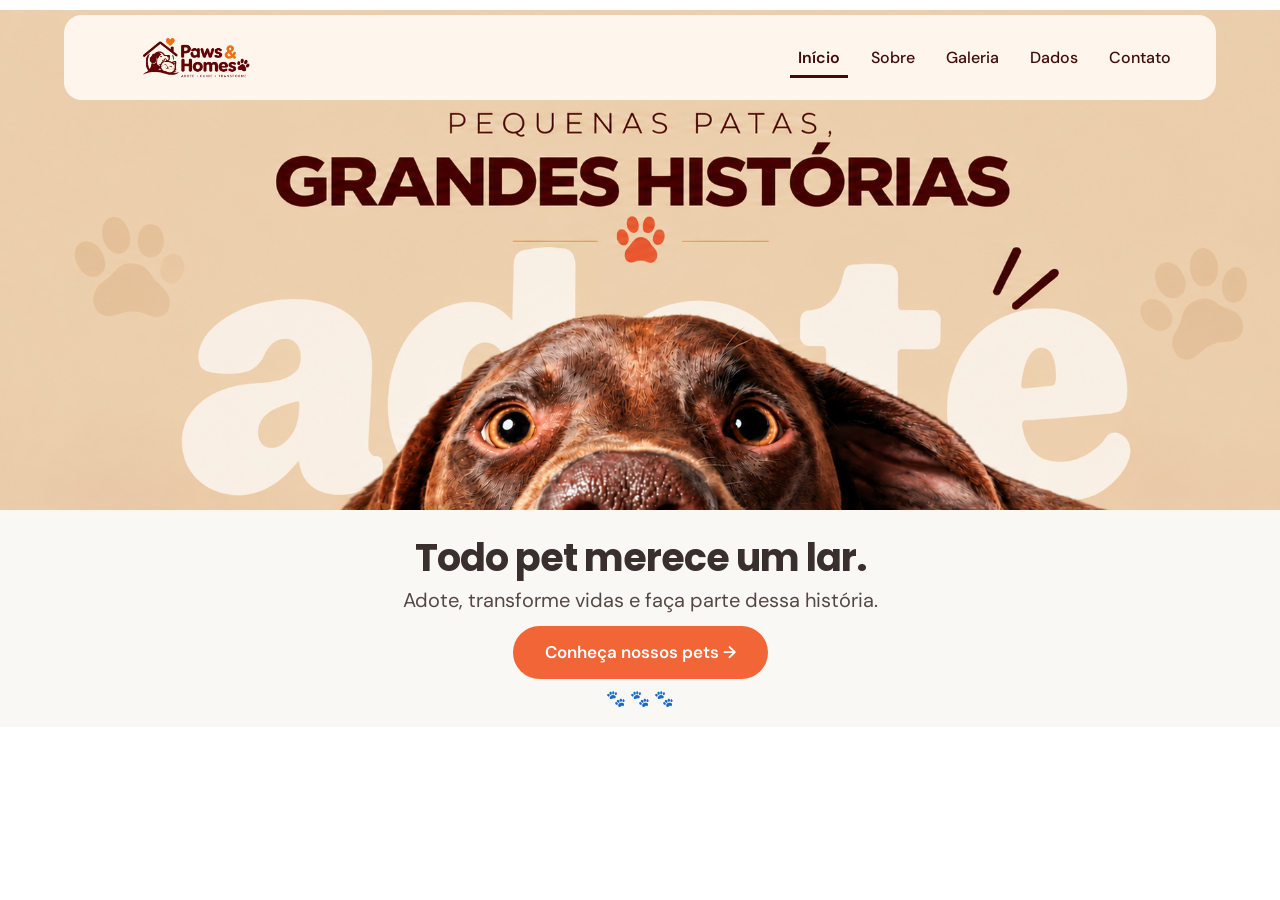
<file: index.html>
<!DOCTYPE html>
<html lang="pt-BR">

<head>
    <meta charset="UTF-8">
    <meta name="viewport"
          content="width=device-width, initial-scale=1.0">

    <title>Paws & Homes | Início</title>

    <!-- BOOTSTRAP 5 -->
    <link
        href="https://cdn.jsdelivr.net/npm/bootstrap@5.3.8/dist/css/bootstrap.min.css"
        rel="stylesheet">

    <!-- GOOGLE FONTS -->
    <link rel="preconnect"
          href="https://fonts.googleapis.com">

    <link rel="preconnect"
          href="https://fonts.gstatic.com"
          crossorigin>

    <link
        href="https://fonts.googleapis.com/css2?family=DM+Sans:wght@400;500;600&family=Poppins:wght@500;600;700;800&display=swap"
        rel="stylesheet">

    <!-- CSS DO PROJETO -->
    <link rel="stylesheet" href="css/style.css">

</head>

<body class="pagina-inicio">

    <!-- MENU DE NAVEGAÇÃO -->
    <header>

        <nav class="navbar navbar-expand-lg navbar-paws"
             aria-label="Navegação principal">

            <div class="container-fluid">

                <!-- LOGO -->
                <a href="index.html" class="navbar-brand">

                    <img
                        src="image/Logo-Paws-&-Homes.png"
                        alt="Paws & Homes"
                        class="logo-paws">

                </a>

                <!-- MENU MOBILE -->
                <button
                    class="navbar-toggler"
                    type="button"
                    data-bs-toggle="collapse"
                    data-bs-target="#menuPaws"
                    aria-controls="menuPaws"
                    aria-expanded="false"
                    aria-label="Abrir menu">

                    <span class="navbar-toggler-icon"></span>

                </button>

                <!-- LINKS -->
                <div
                    class="collapse navbar-collapse justify-content-end"
                    id="menuPaws">

                    <ul class="navbar-nav">

                        <li class="nav-item">
                            <a href="index.html"
                               class="nav-link active"
                               aria-current="page">
                                Início
                            </a>
                        </li>

                        <li class="nav-item">
                            <a href="sobre.html"
                               class="nav-link">
                                Sobre
                            </a>
                        </li>

                        <li class="nav-item">
                            <a href="galeria.html"
                               class="nav-link">
                                Galeria
                            </a>
                        </li>

                        <li class="nav-item">
                            <a href="dados.html"
                               class="nav-link">
                                Dados
                            </a>
                        </li>

                        <li class="nav-item">
                            <a href="contato.html"
                               class="nav-link">
                                Contato
                            </a>
                        </li>

                    </ul>

                </div>

            </div>

        </nav>

    </header>

    <!-- CONTEÚDO PRINCIPAL -->
    <main>

        <!-- BANNER -->
        <section class="container-fluid p-0">

            <img
                src="image/banner-me-adota-ajustado01.png"
                alt="Campanha de adoção Paws & Homes: pequenas patas, grandes histórias"
                class="banner-principal">

        </section>

        <!-- APRESENTAÇÃO -->
        <section class="apresentacao">

            <h1>Todo pet merece um lar.</h1>

            <p>
                Adote, transforme vidas e faça
                parte dessa história.
            </p>

            <a href="galeria.html" class="btn-adocao">
                Conheça nossos pets →
            </a>

            <div class="patinhas" aria-hidden="true">
                🐾 🐾 🐾
            </div>

        </section>

    </main>

    <!-- BOOTSTRAP JAVASCRIPT -->
    <script
        src="https://cdn.jsdelivr.net/npm/bootstrap@5.3.8/dist/js/bootstrap.bundle.min.js">
    </script>

</body>
</html>
</file>
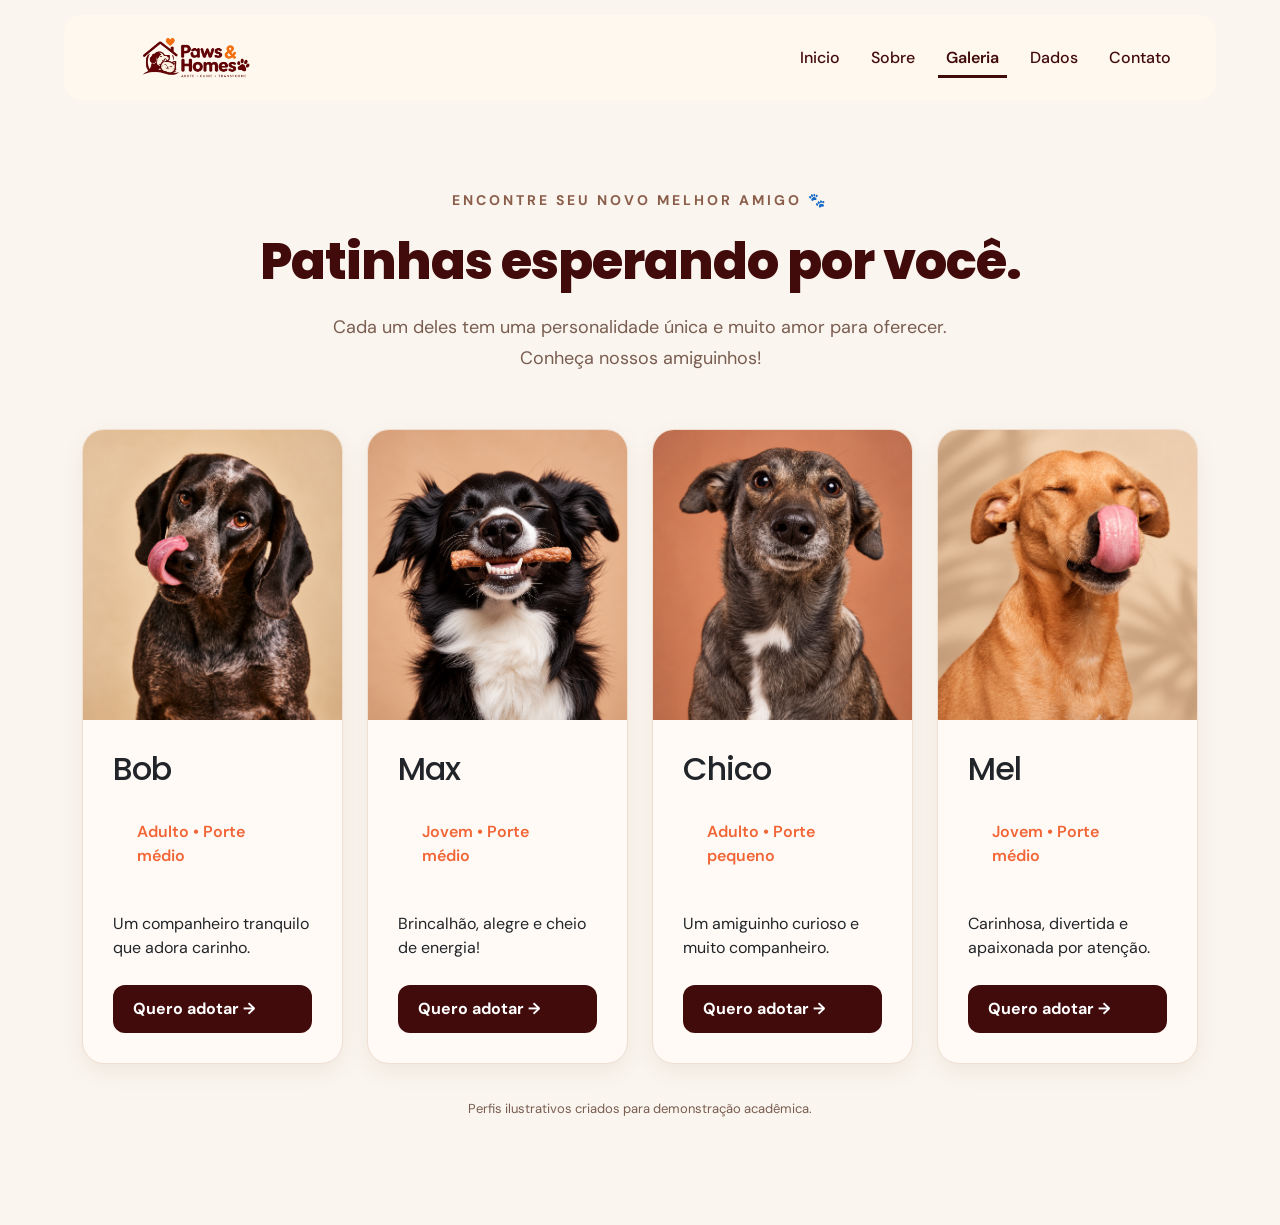
<file: caes.html>
<!DOCTYPE html>
<html lang="pt-BR">
<head>
    <meta charset="UTF-8">
    <meta name="viewport" content="width=device-width, initial-scale=1.0">

    <title>Galeria dos cachorrinhos| Paws & Homes</title>

    <!-- Bootstrap 5 -->
    <link href="https://cdn.jsdelivr.net/npm/bootstrap@5.3.8/dist/css/bootstrap.min.css" rel="stylesheet">
    <!-- Conexão com o CSS -->
    <link rel="stylesheet" href="css/style.css">
    <!-- Google fonts -->
    <link rel="preconnect" href="https://fonts.googleapis.com">
    <link rel="preconnect" href="https://fonts.gstatic.com" crossorigin>
    <link href="https://fonts.googleapis.com/css2?family=DM+Sans:wght@400;500;600&family=Poppins:wght@500;600;700&display=swap" rel="stylesheet">
</head>

<body class="pagina-galeria">

    <!-- MENU DE NAVEGAÇÃO -->
    <nav class="navbar navbar-expand-lg navbar-paws">
        <div class="container-fluid">

            <a href="index.html" class="navbar-brand">
                <img src="image/Logo-Paws-&-Homes.png" alt="Paws & Homes" class="logo-paws">
            </a>

            <button class="navbar-toggler" type="button"
                data-bs-toggle="collapse"
                data-bs-target="#menuPaws"
                aria-controls="menuPaws"
                aria-expanded="false"
                aria-label="Abrir menu">
                <span class="navbar-toggler-icon"></span>
            </button>

            <div class="collapse navbar-collapse justify-content-end" id="menuPaws">
                <ul class="navbar-nav">
                    <li class="nav-item">
                        <a class="nav-link" href="index.html">Inicio</a>
                    </li>
                    <li class="nav-item">
                        <a class="nav-link" href="sobre.html">Sobre</a>
                    </li>
                    <li class="nav-item">
                        <a href="galeria.html" class="nav-link active" aria-current="page">Galeria</a>
                    </li>
                    <li class="nav-item">
                        <a class="nav-link" href="dados.html">Dados</a>
                    </li>
                    <li class="nav-item">
                        <a class="nav-link" href="contato.html">Contato</a>
                    </li>
                </ul>
            </div>

        </div>
    </nav>

    <!-- CONTEÚDO PRINCIPAL -->
    <main>
        
<main>

    <section class="pets-intro container text-center">
        <p class="pets-etiqueta">ENCONTRE SEU NOVO MELHOR AMIGO 🐾</p>

        <h1>Patinhas esperando por você.</h1>

        <p class="pets-descricao">
            Cada um deles tem uma personalidade única
            e muito amor para oferecer.
            Conheça nossos amiguinhos!
        </p>
    </section>

    <section class="pets-disponiveis container">
        <div class="row g-4">

            <!-- CACHORRINHO 1 -->
            <div class="col-12 col-md-6 col-lg-3">
                <article class="pet-adocao">
                    <img src="image/cachorro-adoação-01.png" alt="Cachorrinho escuro">

                   <div class="card-adocao-conteudo">
                    <h2>Bob</h2>
                    <p class="pet-info">Adulto • Porte médio</p>
                    <p class="pet-descricao">
                        Um companheiro tranquilo que adora carinho.
                    </p>

                        <a href="contato.html" class="btn-adotar">
                            Quero adotar →
                        </a>
                    </div>
                </article>
            </div>

            <!-- CACHORRINHO 2 -->
            <div class="col-12 col-md-6 col-lg-3">
                <article class="pet-adocao">
                    <img src="image/cachorro-adoação-02.png" alt="Cachorrinho preto e branco">

                    <div class="card-adocao-conteudo">
                    <h2>Max</h2>
                    <p class="pet-info">Jovem • Porte médio</p>
                    <p class="pet-descricao">
                        Brincalhão, alegre e cheio de energia!
                    </p>

                        <a href="contato.html" class="btn-adotar">
                            Quero adotar →
                        </a>
                    </div>
                </article>
            </div>

            <!-- CACHORRINHO 3 -->
            <div class="col-12 col-md-6 col-lg-3">
                <article class="pet-adocao">
                    <img src="image/cachorro-adoação-03.png" alt="Cachorrinho cinza">

                    <div class="card-adocao-conteudo">
                    <h2>Chico</h2>
                    <p class="pet-info">Adulto • Porte pequeno</p>
                    <p class="pet-descricao">
                        Um amiguinho curioso e muito companheiro.
                    </p>

                        <a href="contato.html" class="btn-adotar">
                            Quero adotar →
                        </a>
                    </div>
                </article>
            </div>


            <!-- CACHORRINHO 4 -->
            <div class="col-12 col-md-6 col-lg-3">
                <article class="pet-adocao">
                    <img src="image/cachorro-adoação-04.png" alt="Cachorrinho caramelo">

                    <div class="card-adocao-conteudo">
                    <h2>Mel</h2>
                    <p class="pet-info">Jovem • Porte médio</p>
                    <p class="pet-descricao">
                        Carinhosa, divertida e apaixonada por atenção.
                    </p>

                        <a href="contato.html" class="btn-adotar">
                            Quero adotar →
                        </a>
                    </div>
                </article>
            </div>

        </div>

        <p class="aviso-demonstracao text-center">
            Perfis ilustrativos criados para demonstração acadêmica.
        </p>
    </section>

</main>

    </main>

    <!-- Bootstrap JS -->
    <script src="https://cdn.jsdelivr.net/npm/bootstrap@5.3.8/dist/js/bootstrap.bundle.min.js"></script>

</body>
</html>
</file>
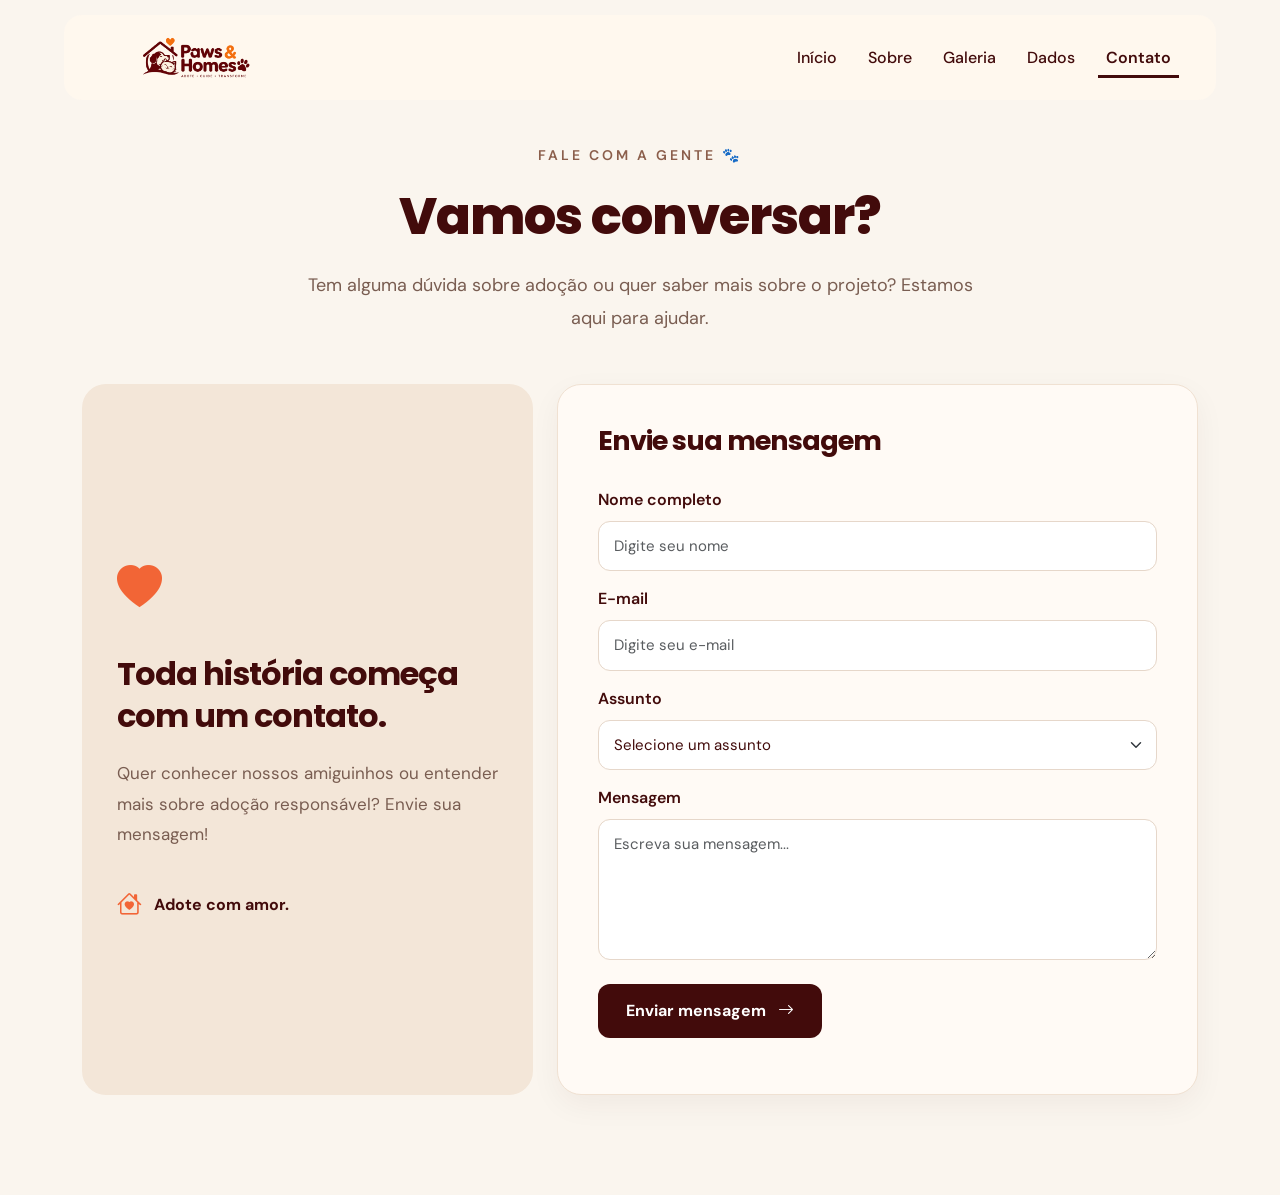
<file: contato.html>
<!DOCTYPE html>
<html lang="pt-BR">

<head>
    <meta charset="UTF-8">
    <meta name="viewport" content="width=device-width, initial-scale=1.0">

    <title>Contato | Paws & Homes</title>

    <!-- Bootstrap 5 -->
    <link href="https://cdn.jsdelivr.net/npm/bootstrap@5.3.8/dist/css/bootstrap.min.css" rel="stylesheet">

    <!-- Fontes -->
    <link href="https://fonts.googleapis.com/css2?family=DM+Sans:wght@400;500;600;700&family=Poppins:wght@500;600;700;800&display=swap" rel="stylesheet">

    <!-- Ícones -->
    <link href="https://cdn.jsdelivr.net/npm/bootstrap-icons@1.13.1/font/bootstrap-icons.min.css" rel="stylesheet">

    <!-- CSS -->
    <link rel="stylesheet" href="css/style.css">
</head>

<body class="pagina-contato">

    <!-- MENU -->
    <nav class="navbar navbar-expand-lg navbar-paws">
        <div class="container-fluid">

            <a href="index.html" class="navbar-brand">
                <img src="image/Logo-Paws-&-Homes.png"
                     alt="Paws & Homes"
                     class="logo-paws">
            </a>

            <button class="navbar-toggler"
                    type="button"
                    data-bs-toggle="collapse"
                    data-bs-target="#menuPaws"
                    aria-controls="menuPaws"
                    aria-expanded="false"
                    aria-label="Abrir menu">

                <span class="navbar-toggler-icon"></span>
            </button>

            <div class="collapse navbar-collapse justify-content-end"
                 id="menuPaws">

                <ul class="navbar-nav">

                    <li class="nav-item">
                        <a href="index.html" class="nav-link">Início</a>
                    </li>

                    <li class="nav-item">
                        <a href="sobre.html" class="nav-link">Sobre</a>
                    </li>

                    <li class="nav-item">
                        <a href="galeria.html" class="nav-link">Galeria</a>
                    </li>

                    <li class="nav-item">
                        <a href="dados.html" class="nav-link">Dados</a>
                    </li>

                    <li class="nav-item">
                        <a href="contato.html"
                           class="nav-link active"
                           aria-current="page">Contato</a>
                    </li>

                </ul>
            </div>
        </div>
    </nav>

    <main>

        <!-- INTRODUÇÃO -->
        <section class="contato-intro">
            <p class="contato-etiqueta">FALE COM A GENTE 🐾</p>

            <h1>Vamos conversar?</h1>

            <p class="contato-descricao">
                Tem alguma dúvida sobre adoção ou quer
                saber mais sobre o projeto?
                Estamos aqui para ajudar.
            </p>
        </section>

        <!-- CONTEÚDO -->
        <section class="container contato-conteudo">
            <div class="row g-4 align-items-stretch">

                <!-- LADO ESQUERDO -->
                <div class="col-12 col-lg-5">

                    <div class="contato-informacoes">

                        <i class="bi bi-heart-fill contato-coracao"></i>

                        <h2>
                            Toda história começa
                            com um contato.
                        </h2>

                        <p>
                            Quer conhecer nossos amiguinhos
                            ou entender mais sobre adoção
                            responsável? Envie sua mensagem!
                        </p>

                        <div class="contato-destaque">
                            <i class="bi bi-house-heart"></i>
                            <span>Adote com amor.</span>
                        </div>

                    </div>
                </div>

                <!-- FORMULÁRIO -->
                <div class="col-12 col-lg-7">

                    <div class="contato-formulario">

                        <h2>Envie sua mensagem</h2>

                        <form id="formContato">

                            <div class="mb-3">
                                <label for="nome" class="form-label">
                                    Nome completo
                                </label>

                                <input type="text"
                                       class="form-control"
                                       id="nome"
                                       name="nome"
                                       placeholder="Digite seu nome"
                                       autocomplete="name"
                                       required>
                            </div>

                            <div class="mb-3">
                                <label for="email" class="form-label">
                                    E-mail
                                </label>

                                <input type="email"
                                       class="form-control"
                                       id="email"
                                       name="email"
                                       placeholder="Digite seu e-mail"
                                       autocomplete="email"
                                       required>
                            </div>

                            <div class="mb-3">
                                <label for="assunto" class="form-label">
                                    Assunto
                                </label>

                                <select class="form-select"
                                        id="assunto"
                                        name="assunto"
                                        required>

                                    <option value="" selected disabled>
                                        Selecione um assunto
                                    </option>

                                    <option value="Adocao">
                                        Quero adotar
                                    </option>

                                    <option value="Duvidas">
                                        Dúvidas sobre adoção
                                    </option>

                                    <option value="Projeto">
                                        Sobre o projeto
                                    </option>

                                    <option value="Outros">
                                        Outros assuntos
                                    </option>

                                </select>
                            </div>

                            <div class="mb-4">
                                <label for="mensagem" class="form-label">
                                    Mensagem
                                </label>

                                <textarea class="form-control"
                                          id="mensagem"
                                          name="mensagem"
                                          rows="5"
                                          placeholder="Escreva sua mensagem..."
                                          required></textarea>
                            </div>

                            <button type="submit" class="btn-enviar">
                                Enviar mensagem
                                <i class="bi bi-arrow-right"></i>
                            </button>

                            <p id="avisoContato"
                               class="contato-aviso mt-3"
                               role="status"
                               aria-live="polite"></p>

                        </form>
                    </div>
                </div>

            </div>
        </section>

    </main>

    <!-- Bootstrap JS -->
    <script src="https://cdn.jsdelivr.net/npm/bootstrap@5.3.8/dist/js/bootstrap.bundle.min.js"></script>

    <script>
        const formulario = document.getElementById('formContato');
        const aviso = document.getElementById('avisoContato');

        formulario.addEventListener('submit', function(evento) {
            evento.preventDefault();

            if (!formulario.checkValidity()) {
                formulario.reportValidity();
                return;
            }

            aviso.textContent =
                'Formulário validado! Esta é uma demonstração. ' +
                'O envio de mensagens ainda não está configurado.';
        });
    </script>

</body>
</html>
</file>
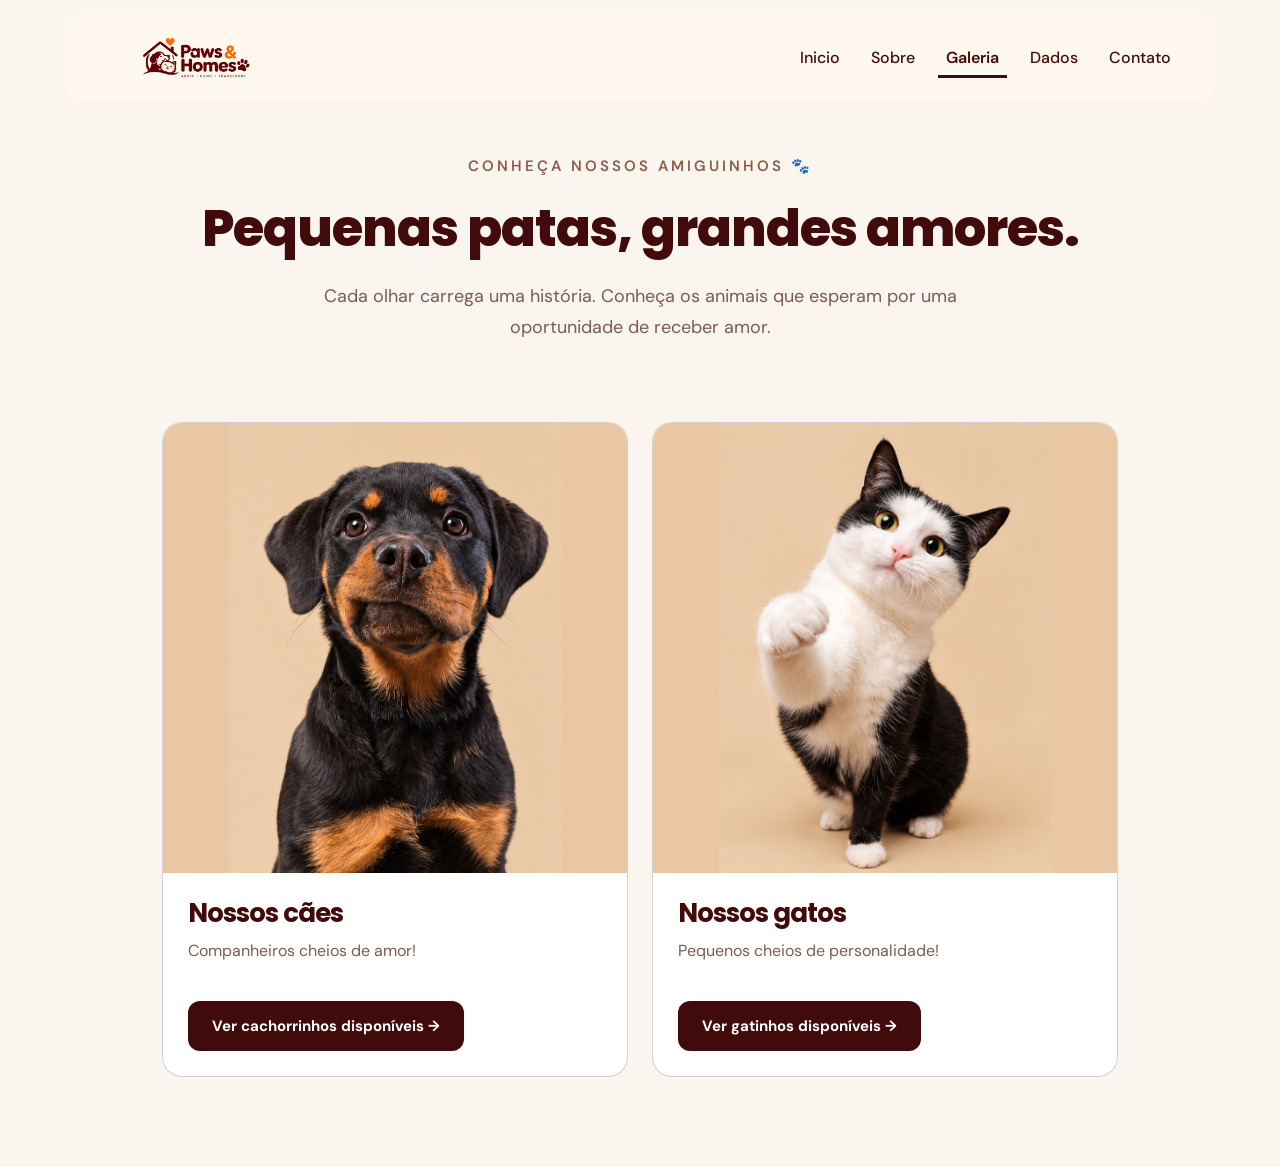
<file: galeria.html>
<!DOCTYPE html>
<html lang="pt-BR">
<head>
    <meta charset="UTF-8">
    <meta name="viewport" content="width=device-width, initial-scale=1.0">

    <title>Galeria | Paws & Homes</title>

    <!-- Bootstrap 5 -->
    <link href="https://cdn.jsdelivr.net/npm/bootstrap@5.3.8/dist/css/bootstrap.min.css" rel="stylesheet">
    <!-- Conexão com o CSS -->
    <link rel="stylesheet" href="css/style.css">
    <!-- Google fonts -->
    <link rel="preconnect" href="https://fonts.googleapis.com">
    <link rel="preconnect" href="https://fonts.gstatic.com" crossorigin>
    <link href="https://fonts.googleapis.com/css2?family=DM+Sans:wght@400;500;600&family=Poppins:wght@500;600;700&display=swap" rel="stylesheet">
</head>

<body class="pagina-galeria">

    <!-- MENU DE NAVEGAÇÃO -->
    <nav class="navbar navbar-expand-lg navbar-paws">
        <div class="container-fluid">

            <a href="index.html" class="navbar-brand">
                <img src="image/Logo-Paws-&-Homes.png" alt="Paws & Homes" class="logo-paws">
            </a>

            <button class="navbar-toggler" type="button"
                data-bs-toggle="collapse"
                data-bs-target="#menuPaws"
                aria-controls="menuPaws"
                aria-expanded="false"
                aria-label="Abrir menu">
                <span class="navbar-toggler-icon"></span>
            </button>

            <div class="collapse navbar-collapse justify-content-end" id="menuPaws">
                <ul class="navbar-nav">
                    <li class="nav-item">
                        <a class="nav-link" href="index.html">Inicio</a>
                    </li>
                    <li class="nav-item">
                        <a class="nav-link" href="sobre.html">Sobre</a>
                    </li>
                    <li class="nav-item">
                        <a href="galeria.html" class="nav-link active" aria-current="page">Galeria</a>
                    </li>
                    <li class="nav-item">
                        <a class="nav-link" href="dados.html">Dados</a>
                    </li>
                    <li class="nav-item">
                        <a class="nav-link" href="contato.html">Contato</a>
                    </li>
                </ul>
            </div>

        </div>
    </nav>

    <!-- CONTEÚDO PRINCIPAL -->
    <main>
        <section class="galeria-intro container text-center">

    <p class="galeria-etiqueta">
        CONHEÇA NOSSOS AMIGUINHOS 🐾
    </p>

    <h1>Pequenas patas, grandes amores.</h1>

    <p class="galeria-descricao">
        Cada olhar carrega uma história.
        Conheça os animais que esperam
        por uma oportunidade de receber amor.
    </p>

</section>

<section class="galeria-pets container">
    
    <div class="row justify-content-center g-4">

    <!-- CARD DOS CÃES -->
    <div class="col-md-5">
        <div class="card card-pet">
            <img src="image/cachorro-galeria.png"
                 class="card-img-top"
                 alt="Cachorro">

            <div class="card-body">
                <h2>Nossos cães</h2>
                <p>Companheiros cheios de amor!</p>

                <a href="caes.html" class="btn-ver-pets">
                    Ver cachorrinhos disponíveis →
                </a>
            </div>
        </div>
    </div>

    <!-- CARD DOS GATOS -->
    <div class="col-md-5">
        <div class="card card-pet">
            <img src="image/gato-galeria.png"
                 class="card-img-top"
                 alt="Gato">

            <div class="card-body">
                <h2>Nossos gatos</h2>
                <p>Pequenos cheios de personalidade!</p>

                <a href="gatos.html" class="btn-ver-pets">
                    Ver gatinhos disponíveis →
                </a>
            </div>
        </div>
    </div>

</div>

</section>
    </main>

    <!-- Bootstrap JS -->
    <script src="https://cdn.jsdelivr.net/npm/bootstrap@5.3.8/dist/js/bootstrap.bundle.min.js"></script>

</body>
</html>
</file>
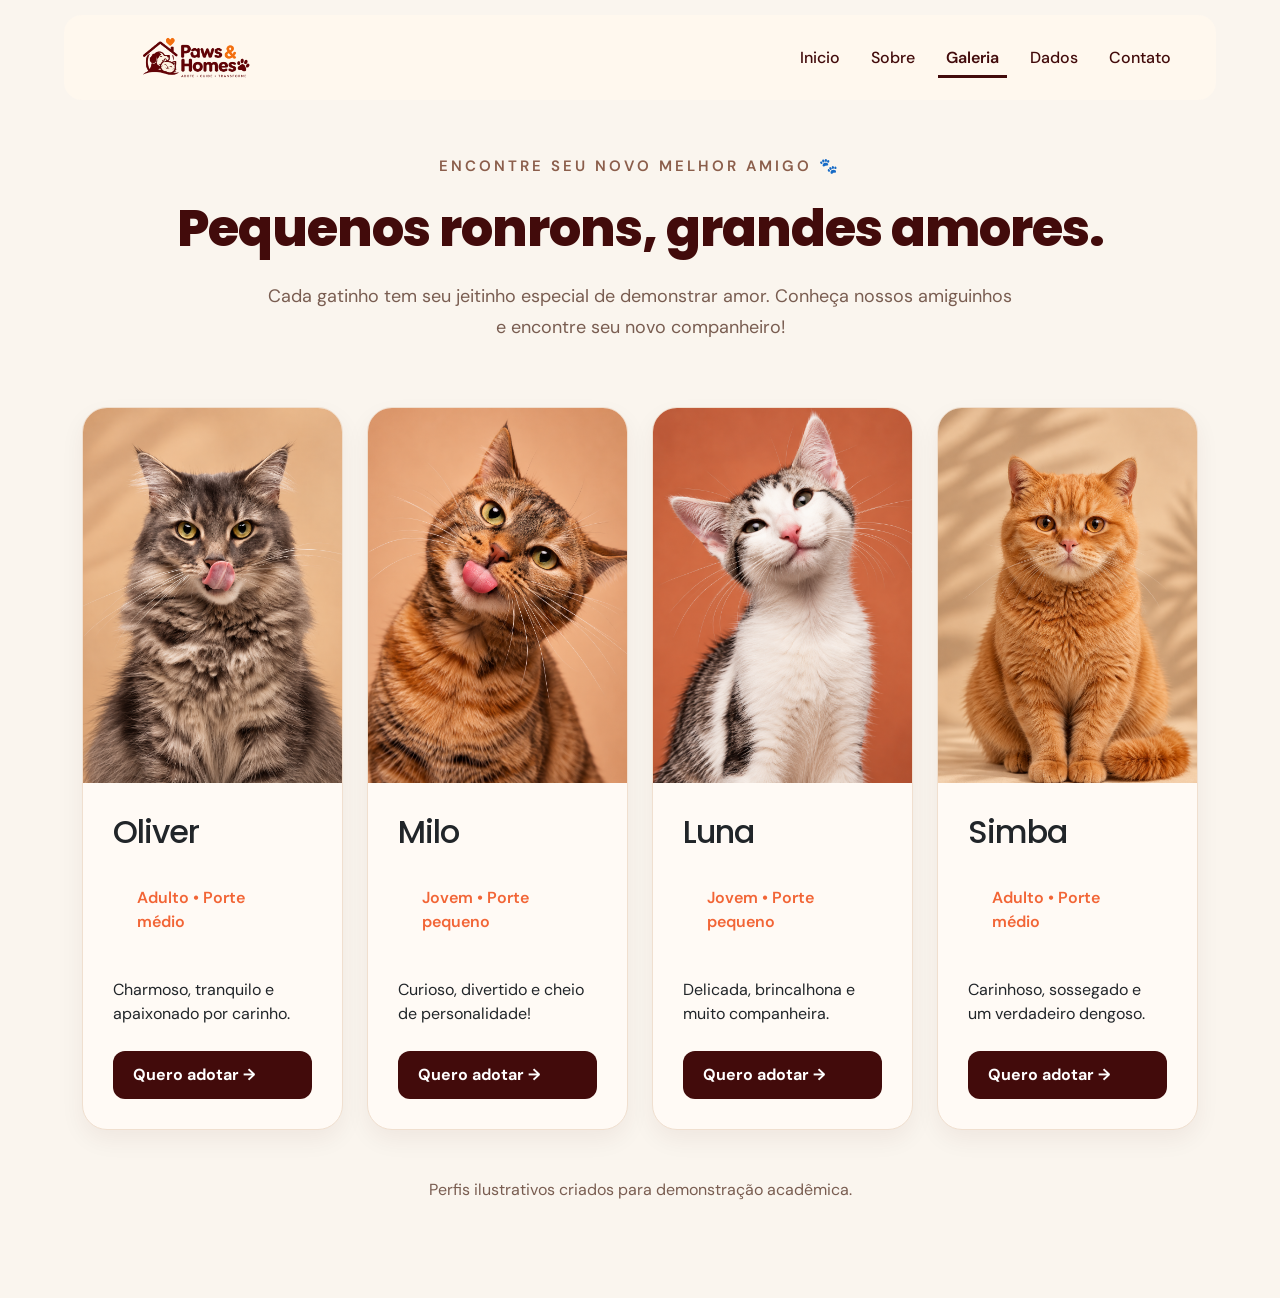
<file: gatos.html>
<!DOCTYPE html>
<html lang="pt-BR">
<head>
    <meta charset="UTF-8">
    <meta name="viewport" content="width=device-width, initial-scale=1.0">

    <title>Galeria dos gatinhos | Paws & Homes</title>

    <!-- Bootstrap 5 -->
    <link href="https://cdn.jsdelivr.net/npm/bootstrap@5.3.8/dist/css/bootstrap.min.css" rel="stylesheet">
    <!-- Conexão com o CSS -->
    <link rel="stylesheet" href="css/style.css">
    <!-- Google fonts -->
    <link rel="preconnect" href="https://fonts.googleapis.com">
    <link rel="preconnect" href="https://fonts.gstatic.com" crossorigin>
    <link href="https://fonts.googleapis.com/css2?family=DM+Sans:wght@400;500;600&family=Poppins:wght@500;600;700&display=swap" rel="stylesheet">
</head>

<body class="pagina-galeria">

    <!-- MENU DE NAVEGAÇÃO -->
    <nav class="navbar navbar-expand-lg navbar-paws">
        <div class="container-fluid">

            <a href="index.html" class="navbar-brand">
                <img src="image/Logo-Paws-&-Homes.png" alt="Paws & Homes" class="logo-paws">
            </a>

            <button class="navbar-toggler" type="button"
                data-bs-toggle="collapse"
                data-bs-target="#menuPaws"
                aria-controls="menuPaws"
                aria-expanded="false"
                aria-label="Abrir menu">
                <span class="navbar-toggler-icon"></span>
            </button>

            <div class="collapse navbar-collapse justify-content-end" id="menuPaws">
                <ul class="navbar-nav">
                    <li class="nav-item">
                        <a class="nav-link" href="index.html">Inicio</a>
                    </li>
                    <li class="nav-item">
                        <a class="nav-link" href="sobre.html">Sobre</a>
                    </li>
                    <li class="nav-item">
                        <a href="galeria.html" class="nav-link active" aria-current="page">Galeria</a>
                    </li>
                    <li class="nav-item">
                        <a class="nav-link" href="dados.html">Dados</a>
                    </li>
                    <li class="nav-item">
                        <a class="nav-link" href="contato.html">Contato</a>
                    </li>
                </ul>
            </div>

        </div>
    </nav>

    <!-- CONTEÚDO PRINCIPAL -->
    <main>
         <!-- INTRODUÇÃO -->
    <section class="galeria-intro container text-center">
        <p class="galeria-etiqueta">
            ENCONTRE SEU NOVO MELHOR AMIGO 🐾
        </p>

        <h1>Pequenos ronrons, grandes amores.</h1>

        <p class="galeria-descricao">
            Cada gatinho tem seu jeitinho especial de demonstrar amor.
            Conheça nossos amiguinhos e encontre seu novo companheiro!
        </p>
    </section>

    <!-- CARDS DOS GATINHOS -->
    <section class="pets-adocao container">
        <div class="row g-4">

            <!-- GATINHO 1 -->
            <div class="col-12 col-sm-6 col-lg-3">
                <article class="card-adocao">
                    <img src="image/gato-adoação-01.png" alt="Gatinho cinza peludo">

                    <div class="card-adocao-conteudo">
                    <h2>Oliver</h2>
                    <p class="pet-info">Adulto • Porte médio</p>
                    <p class="pet-descricao">
                        Charmoso, tranquilo e apaixonado por carinho.
                    </p>

                        <a href="contato.html" class="btn-adotar">
                            Quero adotar →
                        </a>
                    </div>
                </article>
            </div>

            <!-- GATINHO 2 -->
            <div class="col-12 col-sm-6 col-lg-3">
                <article class="card-adocao">
                    <img src="image/gato-adoação-02.png" alt="Gatinho tigrado">

                    <div class="card-adocao-conteudo">
                    <h2>Milo</h2>
                    <p class="pet-info">Jovem • Porte pequeno</p>
                    <p class="pet-descricao">
                        Curioso, divertido e cheio de personalidade!
                    </p>

                        <a href="contato.html" class="btn-adotar">
                            Quero adotar →
                        </a>
                    </div>
                </article>
            </div>

            <!-- GATINHO 3 -->
            <div class="col-12 col-sm-6 col-lg-3">
                <article class="card-adocao">
                    <img src="image/gato-adoação-03.png" alt="Gatinho branco e cinza">

                    <div class="card-adocao-conteudo">
                    <h2>Luna</h2>
                    <p class="pet-info">Jovem • Porte pequeno</p>
                    <p class="pet-descricao">
                        Delicada, brincalhona e muito companheira.
                    </p>

                        <a href="contato.html" class="btn-adotar">
                            Quero adotar →
                        </a>
                    </div>
                </article>
            </div>

            <!-- GATINHO 4 -->
            <div class="col-12 col-sm-6 col-lg-3">
                <article class="card-adocao">
                    <img src="image/gato-adoação-04.png" alt="Gatinho laranja">

                    <div class="card-adocao-conteudo">
                    <h2>Simba</h2>
                    <p class="pet-info">Adulto • Porte médio</p>
                    <p class="pet-descricao">
                        Carinhoso, sossegado e um verdadeiro dengoso.
                    </p>

                        <a href="contato.html" class="btn-adotar">
                            Quero adotar →
                        </a>
                    </div>
                </article>
            </div>
        </div>

        <p class="text-center mt-5" style="color:#795d51;">
            Perfis ilustrativos criados para demonstração acadêmica.
        </p>
    </section>

</main>

    <!-- Bootstrap JS -->
    <script src="https://cdn.jsdelivr.net/npm/bootstrap@5.3.8/dist/js/bootstrap.bundle.min.js"></script>

</body>
</html>
</file>
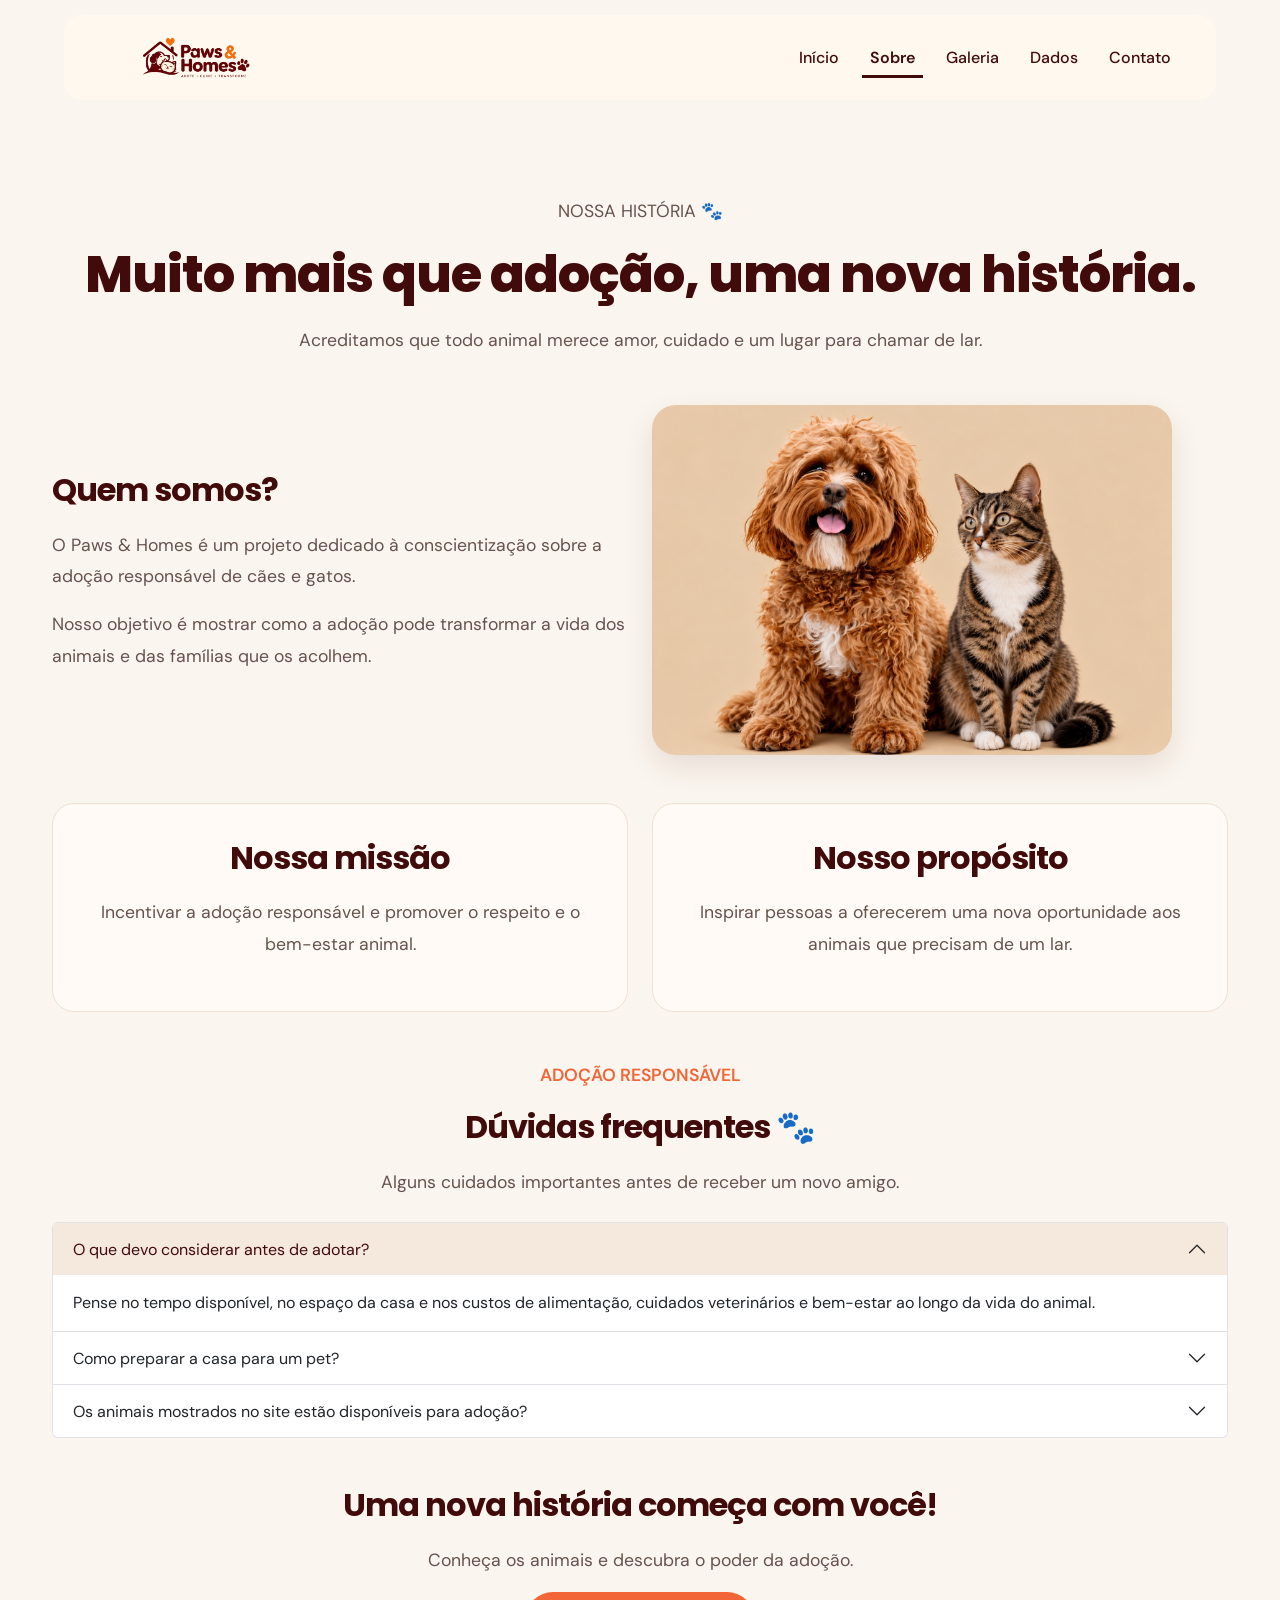
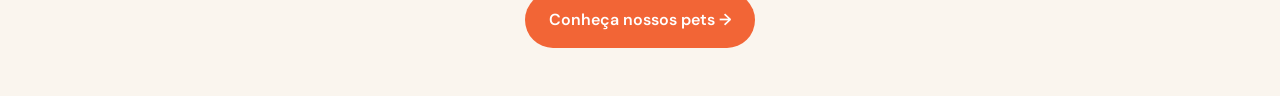
<file: sobre.html>
<!DOCTYPE html>
<html lang="pt-BR">
<head>
    <meta charset="UTF-8">
    <meta name="viewport" content="width=device-width, initial-scale=1.0">

    <title>Sobre Nós | Paws & Homes</title>

    <!-- Bootstrap 5 -->
    <link href="https://cdn.jsdelivr.net/npm/bootstrap@5.3.8/dist/css/bootstrap.min.css" rel="stylesheet">
    <!-- Conexão com o CSS -->
    <link rel="stylesheet" href="css/style.css">
    <!-- Google fonts -->
    <link rel="preconnect" href="https://fonts.googleapis.com">
    <link rel="preconnect" href="https://fonts.gstatic.com" crossorigin>
    <link href="https://fonts.googleapis.com/css2?family=DM+Sans:wght@400;500;600&family=Poppins:wght@500;600;700&display=swap" rel="stylesheet">
</head>

<body class="pagina-sobre">

    <!-- MENU DE NAVEGAÇÃO -->
    <nav class="navbar navbar-expand-lg navbar-paws">
        <div class="container-fluid">

            <a href="index.html" class="navbar-brand">
                <img src="image/Logo-Paws-&-Homes.png" alt="Paws & Homes" class="logo-paws">
            </a>

            <button class="navbar-toggler" type="button"
                data-bs-toggle="collapse"
                data-bs-target="#menuPaws"
                aria-controls="menuPaws"
                aria-expanded="false"
                aria-label="Abrir menu">
                <span class="navbar-toggler-icon"></span>
            </button>

            <div class="collapse navbar-collapse justify-content-end" id="menuPaws">
                <ul class="navbar-nav">
                    <li class="nav-item">
                        <a class="nav-link" href="index.html">Início</a>
                    </li>
                    <li class="nav-item">
                        <a href="sobre.html" class="nav-link active" aria-current="page">Sobre</a>
                    </li>
                    <li class="nav-item">
                        <a class="nav-link" href="galeria.html">Galeria</a>
                    </li>
                    <li class="nav-item">
                        <a class="nav-link" href="dados.html">Dados</a>
                    </li>
                    <li class="nav-item">
                        <a class="nav-link" href="contato.html">Contato</a>
                    </li>
                </ul>
            </div>

        </div>
    </nav>

    <!-- CONTEÚDO PRINCIPAL -->
    <main class="container py-5 mt-5">

        <section class="text-center mb-5">
            <p class="text-uppercase">Nossa história 🐾</p>
            <h1>Muito mais que adoção, uma nova história.</h1>
            <p>
                Acreditamos que todo animal merece amor,
                cuidado e um lugar para chamar de lar.
            </p>
        </section>

        <section class="row align-items-center g-4 mb-5">
            <div class="col-md-6">
                <h2>Quem somos?</h2>
                <p>
                    O Paws & Homes é um projeto dedicado
                    à conscientização sobre a adoção responsável
                    de cães e gatos.
                </p>
                <p>
                    Nosso objetivo é mostrar como a adoção
                    pode transformar a vida dos animais
                    e das famílias que os acolhem.
                </p>
            </div>

            <div class="col-md-6 text-center">
                <img src="image/gato-e-cachorro-juntos-sentados.png"alt="Cachorro e gato juntos" class="img-fluid foto-sobre">
            </div>
        </section>

        <section class="row g-4 text-center mb-5 cards-sobre">
             <div class="col-md-6">
        <div class="card-sobre h-100">
            <h2>Nossa missão</h2>
            <p>
                Incentivar a adoção responsável e
                promover o respeito e o bem-estar animal.
            </p>
        </div>
    </div>

    <div class="col-md-6">
        <div class="card-sobre h-100">
            <h2>Nosso propósito</h2>
            <p>
                Inspirar pessoas a oferecerem uma nova
                oportunidade aos animais que precisam de um lar.
            </p>
        </div>
    </div>

</section>

         <!-- ACCORDION: perguntas frequentes sobre adoção responsável -->
        <section class="mb-5" aria-labelledby="titulo-duvidas">
            <div class="text-center mb-4">
                <p class="text-uppercase" style="color:#f26536;font-weight:600;">ADOÇÃO RESPONSÁVEL</p>
                <h2 id="titulo-duvidas" style="color:#420b0b;">Dúvidas frequentes 🐾</h2>
                <p>Alguns cuidados importantes antes de receber um novo amigo.</p>
            </div>
            <div class="accordion" id="faqAdocao">
                <div class="accordion-item">
                    <h3 class="accordion-header" id="perguntaUm">
                        <button class="accordion-button" type="button" data-bs-toggle="collapse" data-bs-target="#respostaUm" aria-expanded="true" aria-controls="respostaUm">O que devo considerar antes de adotar?</button>
                    </h3>
                    <div id="respostaUm" class="accordion-collapse collapse show" aria-labelledby="perguntaUm" data-bs-parent="#faqAdocao">
                        <div class="accordion-body">Pense no tempo disponível, no espaço da casa e nos custos de alimentação, cuidados veterinários e bem-estar ao longo da vida do animal.</div>
                    </div>
                </div>
                <div class="accordion-item">
                    <h3 class="accordion-header" id="perguntaDois">
                        <button class="accordion-button collapsed" type="button" data-bs-toggle="collapse" data-bs-target="#respostaDois" aria-expanded="false" aria-controls="respostaDois">Como preparar a casa para um pet?</button>
                    </h3>
                    <div id="respostaDois" class="accordion-collapse collapse" aria-labelledby="perguntaDois" data-bs-parent="#faqAdocao">
                        <div class="accordion-body">Organize um cantinho seguro para descanso, disponibilize água fresca e alimentação adequada e mantenha produtos perigosos fora do alcance.</div>
                    </div>
                </div>
                <div class="accordion-item">
                    <h3 class="accordion-header" id="perguntaTres">
                        <button class="accordion-button collapsed" type="button" data-bs-toggle="collapse" data-bs-target="#respostaTres" aria-expanded="false" aria-controls="respostaTres">Os animais mostrados no site estão disponíveis para adoção?</button>
                    </h3>
                    <div id="respostaTres" class="accordion-collapse collapse" aria-labelledby="perguntaTres" data-bs-parent="#faqAdocao">
                        <div class="accordion-body">Não. Os perfis apresentados no Paws & Homes são ilustrativos e foram criados para demonstrar o projeto acadêmico.</div>
                    </div>
                </div>
            </div>
        </section>

        <section class="text-center">
            <h2>Uma nova história começa com você!</h2>
            <p>Conheça os animais e descubra o poder da adoção.</p>
            <a href="galeria.html" class="btn btn-warning rounded-pill px-4 py-3">
                Conheça nossos pets →
            </a>
        </section>

    </main>

    <!-- Bootstrap JS -->
    <script src="https://cdn.jsdelivr.net/npm/bootstrap@5.3.8/dist/js/bootstrap.bundle.min.js"></script>

</body>
</html>
</file>
<file: css/style.css>
/* PAWS & HOMES ESTILOS GERAIS */

:root {
    --vinho: #420b0b;
    --laranja: #f26536;
    --laranja-hover: #d94e25;
    --bege: #faf5ee;
    --bege-claro: #fffaf5;
    --texto: #66534d;
}

body {
    margin: 0;
    background-color: #ffffff;
    font-family: 'DM Sans', sans-serif;
}

h1, h2 {
    font-family: 'Poppins', sans-serif;
    line-height: 1.2;
    letter-spacing: -1px;
}

p {
    font-family: 'DM Sans', sans-serif;
}


/* MENU DE NAVEGAÇÃO */

.navbar-paws {
    position: relative;
    z-index: 1000;
    width: 90%;
    margin: 15px auto 0;
    padding: 10px 25px;
    background-color: rgba(255, 248, 239, 0.96);
    border-radius: 18px;
}

/* Sobreposição do menu apenas na HOME */

.pagina-inicio .navbar-paws {
    margin-bottom: -90px;
}

/* LOGO */

.navbar-brand {
    display: flex;
    align-items: center;
    padding: 0;
    font-weight: 700;
    color: var(--vinho) !important;
}

.logo-paws {
    width: 190px;
    height: 65px;
    object-fit: contain;
    display: block;
}

/* LINKS */

.navbar-nav {
    gap: 15px;
}

.navbar-nav .nav-link {
    color: var(--vinho) !important;
    font-weight: 500;
    transition: color 0.3s ease;
}

.navbar-nav .nav-link:hover {
    color: var(--laranja) !important;
}

/* PÁGINA ATIVA */

.navbar-nav .nav-link.active {
    color: var(--vinho) !important;
    font-weight: 600;
    border-bottom: 3px solid var(--vinho);
    padding-bottom: 5px;
}


/* BANNER HOME - COMPUTADOR */

.banner-principal {
    display: block;
    width: 100%;
    height: 500px;
    object-fit: cover;
    object-position: center top;
}

/* BANNER HOME - CELULAR */

@media (max-width: 767px) {
    .banner-principal {
        height: auto;
        object-fit: contain;
    }
}

/* HOME - APRESENTAÇÃO */

.apresentacao {
    width: 100%;
    background-color: #faf8f5;
    text-align: center;
    padding: 25px 20px 20px;

    display: flex;
    flex-direction: column;
    align-items: center;
    justify-content: center;
}

.apresentacao h1 {
    color: #392f2c;
    font-size: 38px;
    font-weight: 700;
    line-height: 1.2;
    margin: 0 0 5px;
}

.apresentacao p {
    color: #554844;
    font-size: 20px;
    line-height: 1.4;
    margin: 0 0 12px;
}

/* BOTÃO DE ADOÇÃO */

.btn-adocao {
    display: inline-block;
    background-color: var(--laranja);
    color: #ffffff;
    padding: 14px 32px;
    border-radius: 50px;
    text-decoration: none;
    font-size: 17px;
    font-weight: 600;
    transition: background-color 0.3s ease;
}

.btn-adocao:hover {
    background-color: var(--laranja-hover);
    color: #ffffff;
}

/* PATINHAS */

.patinhas {
    font-size: 16px;
    margin-top: 12px;
    line-height: 1;
}


/* PÁGINA SOBRE*/

.pagina-sobre {
    background-color: var(--bege);
    color: var(--vinho);
}

/* ÁREA PRINCIPAL */

.pagina-sobre main {
    max-width: 1200px;
}

/* TÍTULO PRINCIPAL */

.pagina-sobre h1 {
    color: var(--vinho);
    font-size: clamp(2rem, 4vw, 3.2rem);
    font-weight: 800;
    line-height: 1.2;
    margin-bottom: 20px;
}

/* TÍTULOS SECUNDÁRIOS */

.pagina-sobre h2 {
    color: var(--vinho);
    font-size: 2rem;
    font-weight: 700;
    margin-bottom: 20px;
}

/* PARÁGRAFOS */

.pagina-sobre main p {
    color: var(--texto);
    font-size: 1.1rem;
    line-height: 1.8;
}

/* FOTOGRAFIA */

.foto-sobre {
    display: block;
    width: 100%;
    max-width: 520px;
    height: 350px;
    object-fit: cover;
    border-radius: 24px;
    box-shadow: 0 12px 30px rgba(66, 11, 11, 0.10);
}

/* CARDS DE MISSÃO E PROPÓSITO */

.pagina-sobre .card-sobre {
    background-color: var(--bege-claro);
    padding: 35px;
    border-radius: 22px;
    border: 1px solid #f0e1d2;
}

/* BOTÃO */

.pagina-sobre .btn-warning {
    background-color: var(--laranja);
    border: none;
    color: #ffffff;
    font-weight: 600;
    padding: 14px 35px;
    transition: background-color 0.3s ease,
                transform 0.3s ease;
}

.pagina-sobre .btn-warning:hover {
    background-color: var(--laranja-hover);
    color: #ffffff;
    transform: translateY(-3px);
}


/* PÁGINA GALERIA*/

.pagina-galeria {
    background-color: var(--bege);
}

/* INTRODUÇÃO */

.galeria-intro {
    max-width: 1200px;
    margin: 0 auto;
    padding: 55px 20px 45px;
    text-align: center;
}

/* ETIQUETA SUPERIOR */

.galeria-etiqueta {
    display: block;
    color: #8b5e4b;
    font-size: 15px;
    font-weight: 600;
    letter-spacing: 3px;
    text-transform: uppercase;
    margin-bottom: 20px;
}

/* TÍTULO */

.galeria-intro h1 {
    color: var(--vinho);
    font-size: clamp(32px, 4vw, 56px);
    font-weight: 800;
    line-height: 1.2;
    margin-bottom: 22px;
}

/* DESCRIÇÃO */

.galeria-descricao {
    color: #795d51;
    font-size: 18px;
    line-height: 1.7;
    max-width: 750px;
    margin: 0 auto;
}

/* ÁREA DOS CARDS */
.galeria-pets {
    width: 100%;
    max-width: 1200px;
    margin: 0 auto;
    padding: 35px 24px 90px;
    box-sizing: border-box;
}

/* CENTRALIZAÇÃO */
.galeria-pets .row {
    justify-content: center;
}

/* TAMANHO DOS CARDS */
.galeria-pets .card-pet {
    width: 100%;
    height: 100%;
    max-width: none;
}

/* celular */
@media (max-width: 767px) {
    .galeria-pets{
        padding: 25px 15px 60px;
    }
}

/* CARDS */

.card-pet {
    width: 100%;
    height: 100%;
    overflow: hidden;
    border-radius: 20px;
}

.card-pet:hover {
    transform: translateY(-6px);
}

/* IMAGENS */
.card-pet .card-img-top {
     width: 100%;
    height: 450px;
    object-fit: contain;
    object-position: center;
    background-color: #e9c7a4;
    display: block;
}

/* CONTEÚDO DOS CARDS */

.card-pet .card-body {
    padding: 25px;
}

.card-pet h2 {
    color: var(--vinho);
    font-size: 26px;
    font-weight: 700;
}

.card-pet p {
    color: #795d51;
    font-size: 16px;
    line-height: 1.7;
}


/* RESPONSIVIDADE - TABLET E CELULAR */

@media (max-width: 991px) {

    /* MENU */

    .navbar-paws {
        width: 94%;
        margin: 10px auto 0;
        padding: 10px 15px;
    }

    .pagina-inicio .navbar-paws {
        margin-bottom: 0;
    }

    .navbar-nav {
        gap: 5px;
    }

    /* GALERIA */

    .galeria-intro {
        padding: 55px 20px 35px;
    }

    .galeria-pets {
        padding: 25px 20px 60px;
    }
}


/* RESPONSIVIDADE - CELULAR */

@media (max-width: 767px) {

    /* LOGO */

    .logo-paws {
        width: 150px;
        height: 55px;
    }

    /* HOME */

    .apresentacao {
        padding: 25px 15px;
    }

    .apresentacao h1 {
        font-size: 28px;
    }

    .apresentacao p {
        font-size: 16px;
    }

    /* SOBRE */

    .pagina-sobre h2 {
        font-size: 1.6rem;
    }

    .foto-sobre {
        height: 260px;
    }

    .pagina-sobre .cards-sobre > div {
        padding: 24px;
    }

    /* GALERIA */

    .galeria-intro h1 {
        font-size: 32px;
    }

    .galeria-etiqueta {
        font-size: 13px;
        letter-spacing: 2px;
    }

    .galeria-descricao {
        font-size: 16px;
    }

    .card-pet img {
        height: 350px;
        object-fit: cover;
        object-position: center;
    }

    .card-pet .card-body {
        padding: 22px;
    }

    
/* BOTÕES DA GALERIA */

.btn-ver-pets {
    display: inline-flex;
    align-items: center;
    justify-content: center;

    margin-top: 20px;
    padding: 14px 24px;

    background-color: #420b0b;
    color: #ffffff;
    border: none;
    border-radius: 12px;

    font-family: 'DM Sans', sans-serif;
    font-size: 15px;
    font-weight: 700;
    text-decoration: none;

    transition: background-color 0.3s ease,
                transform 0.3s ease;
}



.btn-ver-pets:hover {
    background-color: #f26536;
    color: #ffffff;
    text-decoration: none;
    transform: translateY(-2px);
}

.btn-ver-pets:focus-visible {
    outline: 3px solid #f26536;
    outline-offset: 3px;
}

}

/* PÁGINA DADOS - PAWS & HOMES */

.pagina-dados {
    background-color: #faf5ee;
    font-family: 'DM Sans', sans-serif;
}

/* MENU */
.pagina-dados .navbar-paws {
    margin: 15px auto 0;
}

/* INTRODUÇÃO */
.dados-intro {
    max-width: 1100px;
    margin: 0 auto;
    padding: 75px 20px 65px;
    text-align: center;
}

.dados-etiqueta {
    color: #8b5e4b;
    font-size: 14px;
    font-weight: 600;
    letter-spacing: 3px;
    margin-bottom: 20px;
}

.dados-intro h1 {
    color: #420b0b;
    font-family: 'Poppins', sans-serif;
    font-size: clamp(32px, 4vw, 56px);
    font-weight: 800;
    margin-bottom: 25px;
}

.dados-descricao {
    max-width: 750px;
    margin: 0 auto;
    color: #795d51;
    font-size: 18px;
    line-height: 1.8;
}

/* CARDS */
.dados-estatisticas {
    padding-bottom: 100px;
}

.card-dado {
    height: 100%;
    padding: 40px 30px;
    background-color: #fffaf5;
    border: 1px solid #f0e1d2;
    border-radius: 24px;
    text-align: center;
    box-shadow: 0 8px 25px rgba(66, 11, 11, 0.05);
    transition: transform 0.3s ease;
}

.card-dado:hover {
    transform: translateY(-6px);
}

.dado-icone {
    display: block;
    font-size: 36px;
    margin-bottom: 20px;
}

.card-dado h2 {
    color: #420b0b;
    font-family: 'Poppins', sans-serif;
    font-size: 25px;
    font-weight: 700;
    margin-bottom: 15px;
}

.card-dado p {
    color: #795d51;
    font-size: 16px;
    line-height: 1.7;
    margin-bottom: 0;
}

/* CONSCIENTIZAÇÃO */
.dados-conscientizacao {
    background-color: #f3e6d8;
    padding: 80px 20px;
}

.dados-conscientizacao h2 {
    color: #420b0b;
    font-size: clamp(26px, 3vw, 38px);
    font-weight: 700;
    margin-bottom: 20px;
}

.dados-conscientizacao p {
    color: #795d51;
    font-size: 18px;
    max-width: 650px;
    margin: 0 auto 30px;
    line-height: 1.8;
}

/* RESPONSIVIDADE */
@media (max-width: 767px) {

    .pagina-dados .navbar-paws {
        margin: 10px auto 0;
    }

    .dados-intro {
        padding: 55px 20px 45px;
    }

    .dados-etiqueta {
        font-size: 12px;
        letter-spacing: 2px;
    }

    .dados-descricao {
        font-size: 16px;
    }

    .dados-estatisticas {
        padding-top: 20px;
        padding-bottom: 90px;
    }

    .card-dado {
        background-color: #fffaf5;
        border: 1px solid #f0e1d2;
        border-radius: 24px;
        padding: 38px 25px;
        text-align: center;
        height: 100%;
        box-shadow: 0 10px 30px rgba(66, 11, 11, 0.05);
        transition: transform 0.3s ease;
    }

    .card-dado:hover {
    transform: translateY(-6px);
}

.card-dado i {
    display: block;
    font-size: 38px;
    color: #8b3e35;
    margin-bottom: 20px;
}

.card-dado h2 {
    font-family: 'Poppins', sans-serif;
    font-size: clamp(30px, 3vw, 42px);
    font-weight: 700;
    color: #420b0b;
    margin-bottom: 12px;
}

.card-dado h3 {
    font-family: 'Poppins', sans-serif;
    font-size: 21px;
    font-weight: 600;
    color: #420b0b;
    margin-bottom: 18px;
}

.card-dado p {
    font-size: 16px;
    line-height: 1.7;
    color: #795d51;
    margin-bottom: 20px;
}

.card-dado span {
    font-size: 12px;
    color: #94796e;
}

/* RESPONSIVIDADE */

@media (max-width: 767px) {
    .dados-estatisticas {
        padding: 15px 20px 60px;
    }

    .card-dado {
        padding: 30px 22px;
    }

    .card-dado h2 {
        font-size: 34px;
    }
}

    .dados-conscientizacao {
        padding: 60px 20px;
    }
}

/* GRÁFICO - PÁGINA DADOS */

.secao-grafico {
    padding: 20px 20px 100px;
    background-color: #faf5ee;
}

.grafico-intro {
    text-align: center;
    margin-bottom: 40px;
}

.grafico-intro h2 {
    font-family: 'Poppins', sans-serif;
    color: #420b0b;
    font-size: clamp(28px, 3vw, 42px);
    font-weight: 700;
    margin-bottom: 18px;
}

.grafico-intro > p:last-child {
    color: #795d51;
    font-size: 17px;
    line-height: 1.7;
}

.grafico-card {
    max-width: 1050px;
    margin: 0 auto;
    background-color: #fffaf5;
    border: 1px solid #f0e1d2;
    border-radius: 24px;
    padding: 45px;
    box-shadow: 0 10px 30px rgba(66, 11, 11, 0.05);
}

.grafico-container {
    position: relative;
    width: 100%;
    height: 380px;
}

.grafico-observacao {
    color: #795d51;
    font-size: 14px;
    line-height: 1.7;
    margin: 25px 0 10px;
}

.grafico-fonte {
    color: #94796e;
    font-size: 12px;
    margin-bottom: 0;
}

@media (max-width: 767px) {
    .secao-grafico {
        padding: 10px 15px 65px;
    }

    .grafico-card {
        padding: 25px 15px;
    }

    .grafico-container {
        height: 300px;
    }

    .grafico-intro {
        margin-bottom: 25px;
    }
}


/* PÁGINA CONTATO - PAWS & HOMES*/

.pagina-contato {
    background-color: #faf5ee;
    font-family: 'DM Sans', sans-serif;
}

.pagina-contato .navbar-paws {
    margin: 15px auto 0;
}

/* INTRODUÇÃO */

.contato-intro {
    max-width: 1050px;
    margin: 0 auto;
    padding: 45px 20px 50px;
    text-align: center;
}

.contato-etiqueta {
    color: #8b5e4b;
    font-size: 14px;
    font-weight: 600;
    letter-spacing: 3px;
    margin-bottom: 20px;
}

.contato-intro h1 {
    font-family: 'Poppins', sans-serif;
    color: #420b0b;
    font-size: clamp(34px, 4vw, 56px);
    font-weight: 800;
    margin-bottom: 22px;
}

.contato-descricao {
    max-width: 700px;
    margin: 0 auto;
    color: #795d51;
    font-size: 18px;
    line-height: 1.8;
}

/* CONTEÚDO */

.contato-conteudo {
    padding-bottom: 100px;
}

/* CARD ESQUERDO */

.contato-informacoes {
    height: 100%;
    padding: 45px 35px;
    background-color: #f3e6d8;
    border-radius: 24px;
    display: flex;
    flex-direction: column;
    justify-content: center;
}

.contato-coracao {
    font-size: 45px;
    color: #f26536;
    margin-bottom: 30px;
}

.contato-informacoes h2 {
    font-family: 'Poppins', sans-serif;
    font-size: clamp(25px, 2.5vw, 35px);
    font-weight: 700;
    color: #420b0b;
    line-height: 1.3;
    margin-bottom: 22px;
}

.contato-informacoes p {
    color: #795d51;
    font-size: 17px;
    line-height: 1.8;
}

.contato-destaque {
    display: flex;
    align-items: center;
    gap: 12px;
    margin-top: 20px;
    color: #420b0b;
    font-weight: 700;
}

.contato-destaque i {
    color: #f26536;
    font-size: 25px;
}

/* FORMULÁRIO */

.contato-formulario {
    background-color: #fffaf5;
    border: 1px solid #f0e1d2;
    border-radius: 24px;
    padding: 40px;
    box-shadow: 0 10px 30px rgba(66, 11, 11, 0.05);
}

.contato-formulario h2 {
    font-family: 'Poppins', sans-serif;
    font-size: 27px;
    font-weight: 700;
    color: #420b0b;
    margin-bottom: 30px;
}

.contato-formulario .form-label {
    font-weight: 600;
    color: #420b0b;
    margin-bottom: 9px;
}

.contato-formulario .form-control,
.contato-formulario .form-select {
    background-color: #ffffff;
    border: 1px solid #e6d7ca;
    border-radius: 12px;
    padding: 13px 15px;
    color: #420b0b;
    font-size: 15px;
}

.contato-formulario .form-control:focus,
.contato-formulario .form-select:focus {
    border-color: #f26536;
    box-shadow: 0 0 0 3px rgba(242, 101, 54, 0.12);
}

.btn-enviar {
    display: inline-flex;
    align-items: center;
    justify-content: center;
    gap: 12px;
    background-color: #420b0b;
    color: #ffffff;
    border: none;
    border-radius: 12px;
    padding: 15px 28px;
    font-weight: 700;
    transition: background-color 0.3s ease;
}

.btn-enviar:hover {
    background-color: #f26536;
    transform: translateY(-2px);
}

.contato-aviso {
    color: #795d51;
    font-size: 14px;
    line-height: 1.6;
}

/* CELULAR */

@media (max-width: 767px) {
    .pagina-contato .navbar-paws {
        margin: 10px auto 0;
    }

    .contato-intro {
        padding: 50px 20px 35px;
    }

    .contato-descricao {
        font-size: 16px;
    }

    .contato-conteudo {
        padding-bottom: 60px;
    }

    .contato-informacoes {
        padding: 35px 28px;
    }

    .contato-formulario {
        padding: 30px 22px;
    }

    .btn-enviar {
        width: 100%;
    }
}


/* BOTÕES DOS PETS - GALERIA */

.btn-ver-pets {
    display: inline-block;
    margin-top: 20px;
    padding: 14px 24px;
    background-color: #420b0b;
    color: #ffffff !important;
    border-radius: 12px;
    text-decoration: none !important;
    font-family: 'DM Sans', sans-serif;
    font-size: 15px;
    font-weight: 700;
    transition: 0.3s ease;
}

.btn-ver-pets:hover {
    background-color: #f26536;
    color: #ffffff !important;
    transform: translateY(-2px);
}


/* PÁGINA DE ADOÇÃO - CÃES */

.pets-intro {
    padding: 90px 20px 55px;
}

.pets-etiqueta {
    color: #8b5e4b;
    font-size: 14px;
    font-weight: 700;
    letter-spacing: 3px;
    margin-bottom: 20px;
}

.pets-intro h1 {
    font-family: 'Poppins', sans-serif;
    color: #420b0b;
    font-size: clamp(32px, 4vw, 54px);
    font-weight: 800;
    margin-bottom: 20px;
}

.pets-descricao {
    color: #795d51;
    font-size: 18px;
    line-height: 1.7;
    max-width: 650px;
    margin: 0 auto;
}

.pets-disponiveis {
    padding-bottom: 90px;
}

.pet-adocao {
    height: 100%;
    background: #fffaf5;
    border: 1px solid #f0ded0;
    border-radius: 22px;
    overflow: hidden;
    box-shadow: 0 8px 25px rgba(66, 11, 11, 0.06);
    transition: transform 0.3s ease;
}

.pet-adocao:hover {
    transform: translateY(-6px);
}

.pet-adocao img {
    width: 100%;
    height: 290px;
    object-fit: cover;
    object-position: center;
    display: block;
}

.pet-info {
    padding: 24px;
}

.pet-info h2 {
    color: #420b0b;
    font-family: 'Poppins', sans-serif;
    font-size: 25px;
    font-weight: 700;
}

.pet-detalhes {
    color: #f26536 !important;
    font-weight: 700;
    font-size: 14px;
}

.pet-info p {
    color: #795d51;
    font-size: 15px;
    line-height: 1.6;
}

.btn-adotar {
    display: inline-block;
    margin-top: 12px;
    padding: 12px 20px;
    background: #420b0b;
    color: #fff !important;
    border-radius: 12px;
    font-weight: 700;
    text-decoration: none !important;
    transition: 0.3s ease;
}

.btn-adotar:hover {
    background: #f26536;
    color: #fff !important;
}

.aviso-demonstracao {
    margin-top: 35px;
    color: #795d51;
    font-size: 13px;
}

@media (max-width: 767px) {
    .pets-intro {
        padding: 55px 20px 35px;
    }

    .pet-adocao img {
        height: 340px;
    }
}

/* GALERIA DE GATINHOS */

.pagina-galeria .pets-adocao {
    padding-top: 20px;
    padding-bottom: 80px;
}

.pagina-galeria .card-adocao {
    background-color: #fffaf5;
    border: 1px solid #f0dfcf;
    border-radius: 25px;
    overflow: hidden;
    height: 100%;
    display: flex;
    flex-direction: column;
    box-shadow: 0 10px 25px rgba(66, 11, 11, 0.06);
}

.pagina-galeria .card-adocao img {
    display: block;
    width: 100%;
    height: 375px;
    object-fit: cover;
    object-position: center;
}

.pagina-galeria .card-adocao-conteudo {
    padding: 30px;
    display: flex;
    flex-direction: column;
    flex-grow: 1;
}

.pagina-galeria .card-adocao h2 {
    margin: 0 0 10px;
}

.pagina-galeria .pet-info {
    margin: 0 0 20px;
    color: #f26536;
    font-weight: 600;
}

.pagina-galeria .pet-descricao {
    margin: 0 0 25px;
    flex-grow: 1;
}

.pagina-galeria .btn-adotar {
    margin-top: auto;
}

.pagina-galeria .btn-adotar:hover {
    background-color: #f26536;
    color: white;
}

@media (max-width: 767px) {
    .pagina-galeria .card-adocao img {
        height: 350px;
    }
}


/* Accordion - Paws & Homes */

.accordion-button:not(.collapsed) {
    background-color: #f5e8dc;
    color: #420b0b;
    box-shadow: none;
}

.accordion-button:focus {
    box-shadow: none;
    border-color: #f0dfcf;
}

.accordion-button:not(.collapsed)::after {
    filter: grayscale(1);
}
</file>
